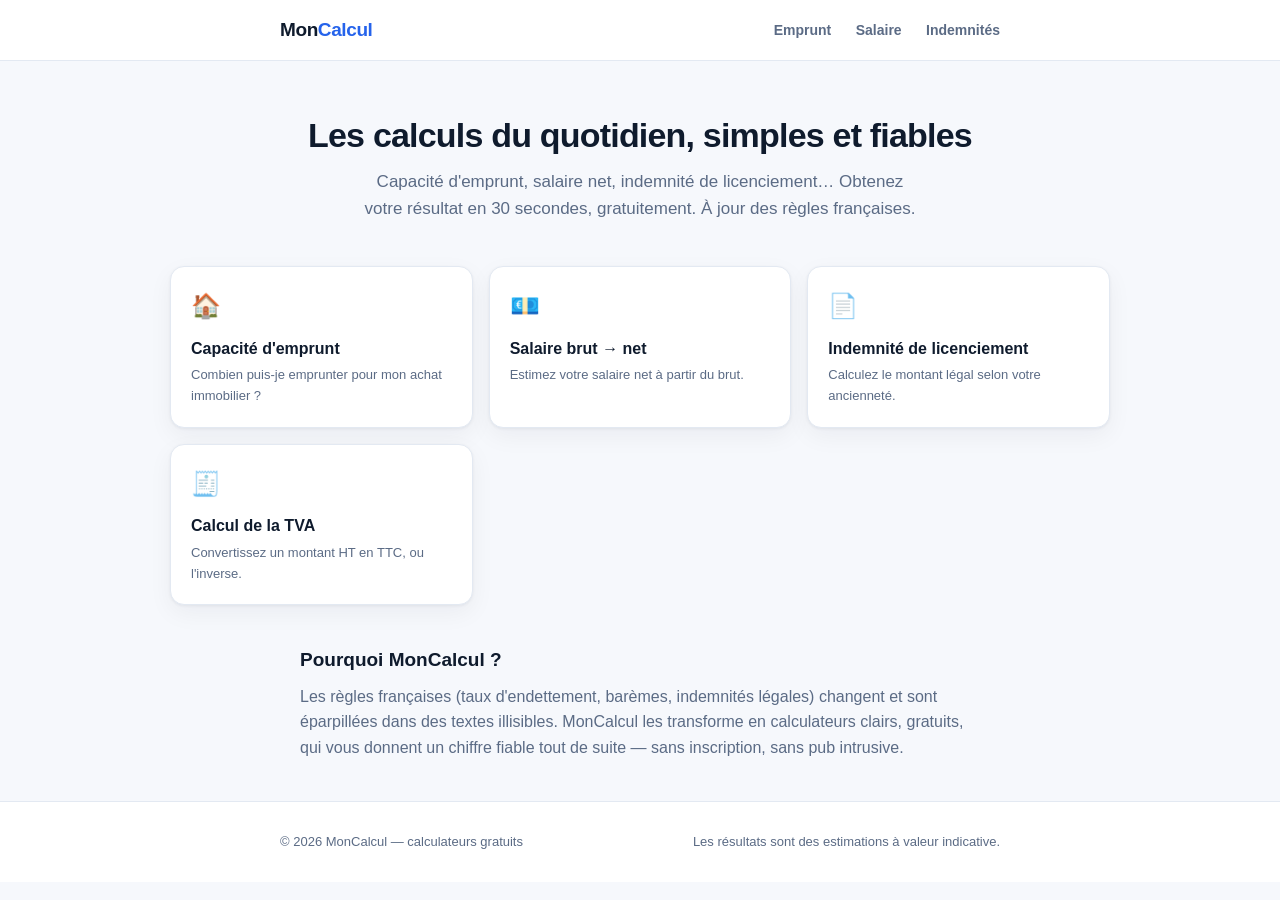
<file: index.html>
<!DOCTYPE html>
<html lang="fr">
<head>
<meta charset="UTF-8">
<meta name="viewport" content="width=device-width, initial-scale=1.0">
<title>MonCalcul — Calculateurs gratuits du quotidien (emprunt, salaire, indemnités)</title>
<meta name="description" content="Calculez en 30 secondes votre capacité d'emprunt, votre salaire net, votre indemnité de licenciement. Calculateurs gratuits, simples et à jour pour la France.">
<link rel="stylesheet" href="styles.css">
</head>
<body>

<nav class="nav"><div class="wrap">
  <a class="logo" href="index.html">Mon<span>Calcul</span></a>
  <div class="nav-links">
    <a href="capacite-emprunt.html">Emprunt</a>
    <a href="salaire-brut-net.html">Salaire</a>
    <a href="indemnite-licenciement.html">Indemnités</a>
  </div>
</div></nav>

<header class="hero"><div class="wrap">
  <h1>Les calculs du quotidien, simples et fiables</h1>
  <p>Capacité d'emprunt, salaire net, indemnité de licenciement… Obtenez votre résultat en 30 secondes, gratuitement. À jour des règles françaises.</p>
</div></header>

<main class="wrap wide">
  <div class="grid">
    <a class="tile" href="capacite-emprunt.html">
      <div class="ic">🏠</div>
      <h3>Capacité d'emprunt</h3>
      <p>Combien puis-je emprunter pour mon achat immobilier ?</p>
    </a>
    <a class="tile" href="salaire-brut-net.html">
      <div class="ic">💶</div>
      <h3>Salaire brut → net</h3>
      <p>Estimez votre salaire net à partir du brut.</p>
    </a>
    <a class="tile" href="indemnite-licenciement.html">
      <div class="ic">📄</div>
      <h3>Indemnité de licenciement</h3>
      <p>Calculez le montant légal selon votre ancienneté.</p>
    </a>
    <a class="tile" href="tva.html">
      <div class="ic">🧾</div>
      <h3>Calcul de la TVA</h3>
      <p>Convertissez un montant HT en TTC, ou l'inverse.</p>
    </a>
  </div>

  <section style="max-width:680px;margin:0 auto 30px">
    <h2 style="font-size:19px;font-weight:700;margin-bottom:8px">Pourquoi MonCalcul ?</h2>
    <p style="color:var(--mut)">Les règles françaises (taux d'endettement, barèmes, indemnités légales) changent et sont éparpillées dans des textes illisibles. MonCalcul les transforme en calculateurs clairs, gratuits, qui vous donnent un chiffre fiable tout de suite — sans inscription, sans pub intrusive.</p>
  </section>
</main>

<footer><div class="wrap">
  <div>© 2026 MonCalcul — calculateurs gratuits</div>
  <div>Les résultats sont des estimations à valeur indicative.</div>
</div></footer>

</body>
</html>
</file>
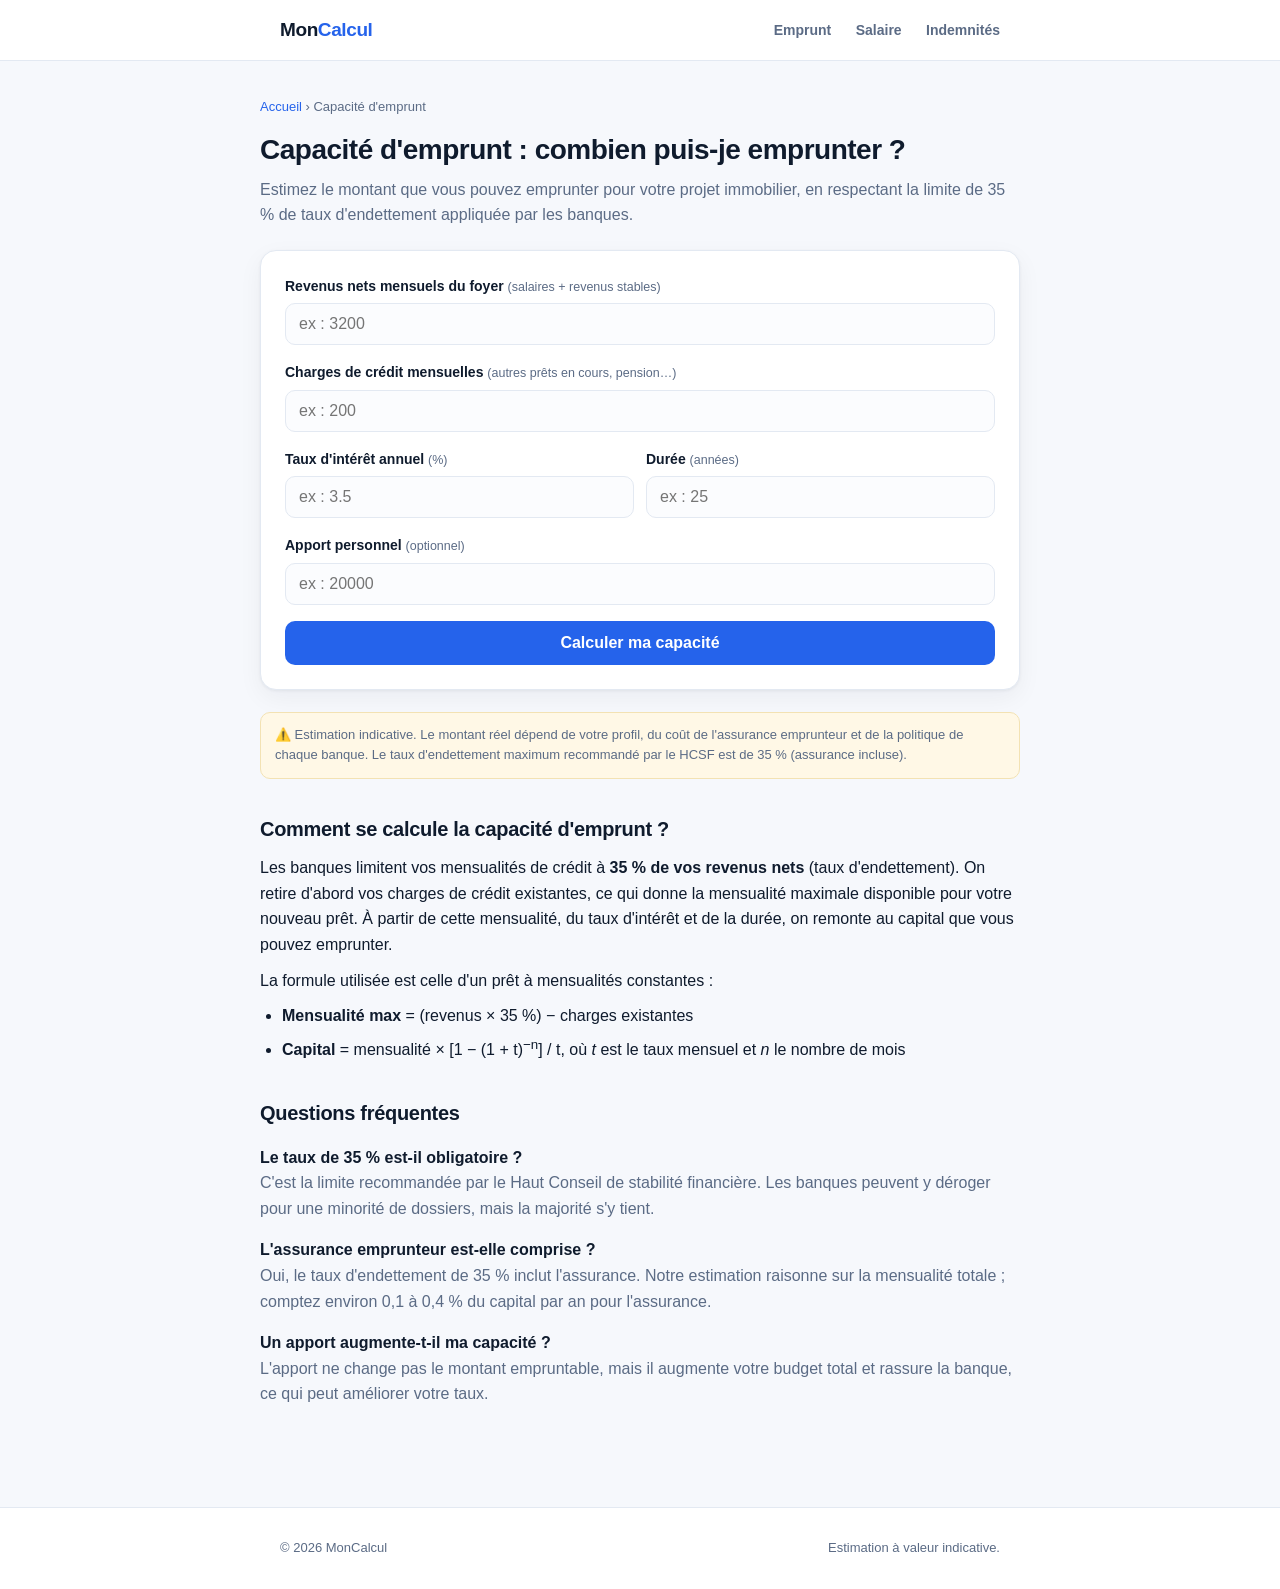
<file: capacite-emprunt.html>
<!DOCTYPE html>
<html lang="fr">
<head>
<meta charset="UTF-8">
<meta name="viewport" content="width=device-width, initial-scale=1.0">
<title>Calcul de capacité d'emprunt 2026 — Combien puis-je emprunter ? | MonCalcul</title>
<meta name="description" content="Calculez gratuitement votre capacité d'emprunt immobilier en 2026 : montant empruntable selon vos revenus, vos charges et le taux d'endettement de 35 %.">
<link rel="stylesheet" href="styles.css">
</head>
<body>

<nav class="nav"><div class="wrap">
  <a class="logo" href="index.html">Mon<span>Calcul</span></a>
  <div class="nav-links">
    <a href="capacite-emprunt.html">Emprunt</a>
    <a href="salaire-brut-net.html">Salaire</a>
    <a href="indemnite-licenciement.html">Indemnités</a>
  </div>
</div></nav>

<main class="wrap page">
  <div class="crumb"><a href="index.html">Accueil</a> › Capacité d'emprunt</div>
  <h1>Capacité d'emprunt : combien puis-je emprunter ?</h1>
  <p class="lead">Estimez le montant que vous pouvez emprunter pour votre projet immobilier, en respectant la limite de 35 % de taux d'endettement appliquée par les banques.</p>

  <div class="calc">
    <div class="field">
      <label>Revenus nets mensuels du foyer <span class="hint">(salaires + revenus stables)</span></label>
      <input type="number" id="rev" placeholder="ex : 3200" inputmode="numeric">
    </div>
    <div class="field">
      <label>Charges de crédit mensuelles <span class="hint">(autres prêts en cours, pension…)</span></label>
      <input type="number" id="charges" placeholder="ex : 200" inputmode="numeric">
    </div>
    <div class="inline">
      <div class="field">
        <label>Taux d'intérêt annuel <span class="hint">(%)</span></label>
        <input type="number" id="taux" placeholder="ex : 3.5" step="0.01" inputmode="decimal">
      </div>
      <div class="field">
        <label>Durée <span class="hint">(années)</span></label>
        <input type="number" id="duree" placeholder="ex : 25" inputmode="numeric">
      </div>
    </div>
    <div class="field">
      <label>Apport personnel <span class="hint">(optionnel)</span></label>
      <input type="number" id="apport" placeholder="ex : 20000" inputmode="numeric">
    </div>
    <button class="btn" onclick="calc()">Calculer ma capacité</button>

    <div class="result" id="res">
      <div class="lbl">Vous pouvez emprunter environ</div>
      <div class="big" id="capital">—</div>
      <div class="row"><span>Mensualité maximale (assurance comprise)</span><b id="mens">—</b></div>
      <div class="row"><span>Budget total avec apport</span><b id="total">—</b></div>
    </div>
  </div>

  <div class="note">⚠️ Estimation indicative. Le montant réel dépend de votre profil, du coût de l'assurance emprunteur et de la politique de chaque banque. Le taux d'endettement maximum recommandé par le HCSF est de 35 % (assurance incluse).</div>

  <h2>Comment se calcule la capacité d'emprunt ?</h2>
  <p>Les banques limitent vos mensualités de crédit à <strong>35 % de vos revenus nets</strong> (taux d'endettement). On retire d'abord vos charges de crédit existantes, ce qui donne la mensualité maximale disponible pour votre nouveau prêt. À partir de cette mensualité, du taux d'intérêt et de la durée, on remonte au capital que vous pouvez emprunter.</p>
  <p>La formule utilisée est celle d'un prêt à mensualités constantes :</p>
  <ul>
    <li><strong>Mensualité max</strong> = (revenus × 35 %) − charges existantes</li>
    <li><strong>Capital</strong> = mensualité × [1 − (1 + t)<sup>−n</sup>] / t, où <em>t</em> est le taux mensuel et <em>n</em> le nombre de mois</li>
  </ul>

  <h2>Questions fréquentes</h2>
  <dl class="faq">
    <dt>Le taux de 35 % est-il obligatoire ?</dt>
    <dd>C'est la limite recommandée par le Haut Conseil de stabilité financière. Les banques peuvent y déroger pour une minorité de dossiers, mais la majorité s'y tient.</dd>
    <dt>L'assurance emprunteur est-elle comprise ?</dt>
    <dd>Oui, le taux d'endettement de 35 % inclut l'assurance. Notre estimation raisonne sur la mensualité totale ; comptez environ 0,1 à 0,4 % du capital par an pour l'assurance.</dd>
    <dt>Un apport augmente-t-il ma capacité ?</dt>
    <dd>L'apport ne change pas le montant empruntable, mais il augmente votre budget total et rassure la banque, ce qui peut améliorer votre taux.</dd>
  </dl>
</main>

<footer><div class="wrap">
  <div>© 2026 MonCalcul</div>
  <div>Estimation à valeur indicative.</div>
</div></footer>

<script>
function eur(n){return n.toLocaleString('fr-FR',{maximumFractionDigits:0})+' €';}
function calc(){
  var rev=parseFloat(document.getElementById('rev').value)||0;
  var charges=parseFloat(document.getElementById('charges').value)||0;
  var taux=parseFloat(document.getElementById('taux').value)||0;
  var duree=parseFloat(document.getElementById('duree').value)||0;
  var apport=parseFloat(document.getElementById('apport').value)||0;
  if(rev<=0||taux<=0||duree<=0){alert('Renseignez au moins vos revenus, le taux et la durée.');return;}
  var mens=rev*0.35-charges;
  if(mens<=0){alert("Vos charges actuelles dépassent déjà 35 % de vos revenus.");return;}
  var t=taux/100/12, n=duree*12;
  var capital=mens*(1-Math.pow(1+t,-n))/t;
  document.getElementById('capital').textContent=eur(capital);
  document.getElementById('mens').textContent=eur(mens);
  document.getElementById('total').textContent=eur(capital+apport);
  document.getElementById('res').classList.add('show');
}
</script>
</body>
</html>
</file>
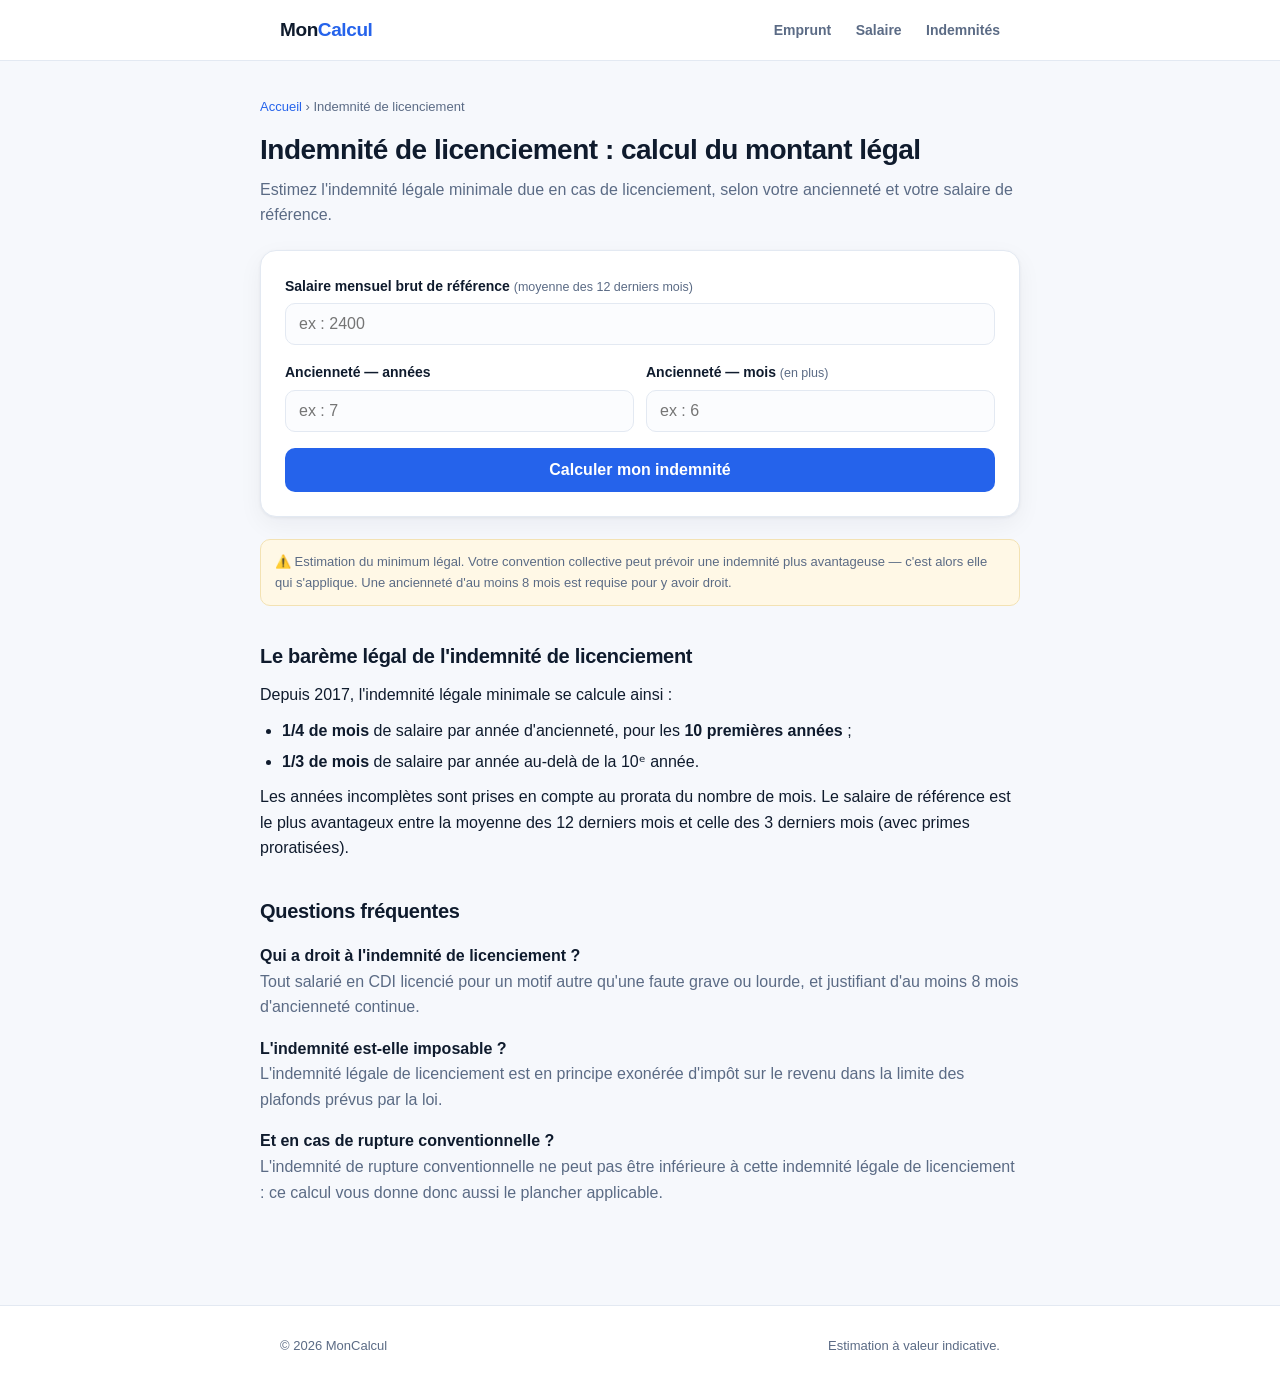
<file: indemnite-licenciement.html>
<!DOCTYPE html>
<html lang="fr">
<head>
<meta charset="UTF-8">
<meta name="viewport" content="width=device-width, initial-scale=1.0">
<title>Calcul de l'indemnité de licenciement 2026 — Montant légal | MonCalcul</title>
<meta name="description" content="Calculez gratuitement votre indemnité légale de licenciement en 2026 selon votre ancienneté et votre salaire de référence. Barème légal expliqué.">
<link rel="stylesheet" href="styles.css">
</head>
<body>

<nav class="nav"><div class="wrap">
  <a class="logo" href="index.html">Mon<span>Calcul</span></a>
  <div class="nav-links">
    <a href="capacite-emprunt.html">Emprunt</a>
    <a href="salaire-brut-net.html">Salaire</a>
    <a href="indemnite-licenciement.html">Indemnités</a>
  </div>
</div></nav>

<main class="wrap page">
  <div class="crumb"><a href="index.html">Accueil</a> › Indemnité de licenciement</div>
  <h1>Indemnité de licenciement : calcul du montant légal</h1>
  <p class="lead">Estimez l'indemnité légale minimale due en cas de licenciement, selon votre ancienneté et votre salaire de référence.</p>

  <div class="calc">
    <div class="field">
      <label>Salaire mensuel brut de référence <span class="hint">(moyenne des 12 derniers mois)</span></label>
      <input type="number" id="salaire" placeholder="ex : 2400" inputmode="numeric">
    </div>
    <div class="inline">
      <div class="field">
        <label>Ancienneté — années</label>
        <input type="number" id="annees" placeholder="ex : 7" inputmode="numeric">
      </div>
      <div class="field">
        <label>Ancienneté — mois <span class="hint">(en plus)</span></label>
        <input type="number" id="mois" placeholder="ex : 6" inputmode="numeric">
      </div>
    </div>
    <button class="btn" onclick="calc()">Calculer mon indemnité</button>

    <div class="result" id="res">
      <div class="lbl">Indemnité légale minimale estimée</div>
      <div class="big" id="montant">—</div>
      <div class="row"><span>Ancienneté prise en compte</span><b id="anc">—</b></div>
      <div class="row"><span>Dont au-delà de 10 ans</span><b id="au10">—</b></div>
    </div>
  </div>

  <div class="note">⚠️ Estimation du minimum légal. Votre convention collective peut prévoir une indemnité plus avantageuse — c'est alors elle qui s'applique. Une ancienneté d'au moins 8 mois est requise pour y avoir droit.</div>

  <h2>Le barème légal de l'indemnité de licenciement</h2>
  <p>Depuis 2017, l'indemnité légale minimale se calcule ainsi :</p>
  <ul>
    <li><strong>1/4 de mois</strong> de salaire par année d'ancienneté, pour les <strong>10 premières années</strong> ;</li>
    <li><strong>1/3 de mois</strong> de salaire par année au-delà de la 10ᵉ année.</li>
  </ul>
  <p>Les années incomplètes sont prises en compte au prorata du nombre de mois. Le salaire de référence est le plus avantageux entre la moyenne des 12 derniers mois et celle des 3 derniers mois (avec primes proratisées).</p>

  <h2>Questions fréquentes</h2>
  <dl class="faq">
    <dt>Qui a droit à l'indemnité de licenciement ?</dt>
    <dd>Tout salarié en CDI licencié pour un motif autre qu'une faute grave ou lourde, et justifiant d'au moins 8 mois d'ancienneté continue.</dd>
    <dt>L'indemnité est-elle imposable ?</dt>
    <dd>L'indemnité légale de licenciement est en principe exonérée d'impôt sur le revenu dans la limite des plafonds prévus par la loi.</dd>
    <dt>Et en cas de rupture conventionnelle ?</dt>
    <dd>L'indemnité de rupture conventionnelle ne peut pas être inférieure à cette indemnité légale de licenciement : ce calcul vous donne donc aussi le plancher applicable.</dd>
  </dl>
</main>

<footer><div class="wrap">
  <div>© 2026 MonCalcul</div>
  <div>Estimation à valeur indicative.</div>
</div></footer>

<script>
function eur(n){return n.toLocaleString('fr-FR',{maximumFractionDigits:0,minimumFractionDigits:0})+' €';}
function calc(){
  var sal=parseFloat(document.getElementById('salaire').value)||0;
  var an=parseFloat(document.getElementById('annees').value)||0;
  var mo=parseFloat(document.getElementById('mois').value)||0;
  if(sal<=0||(an<=0&&mo<=0)){alert('Renseignez votre salaire et votre ancienneté.');return;}
  var anc=an+mo/12;
  var premiere=Math.min(anc,10);
  var apres=Math.max(anc-10,0);
  var montant=(sal/4)*premiere+(sal/3)*apres;
  document.getElementById('montant').textContent=eur(montant);
  document.getElementById('anc').textContent=anc.toLocaleString('fr-FR',{maximumFractionDigits:1})+' ans';
  document.getElementById('au10').textContent=apres>0?apres.toLocaleString('fr-FR',{maximumFractionDigits:1})+' ans':'—';
  document.getElementById('res').classList.add('show');
}
</script>
</body>
</html>
</file>
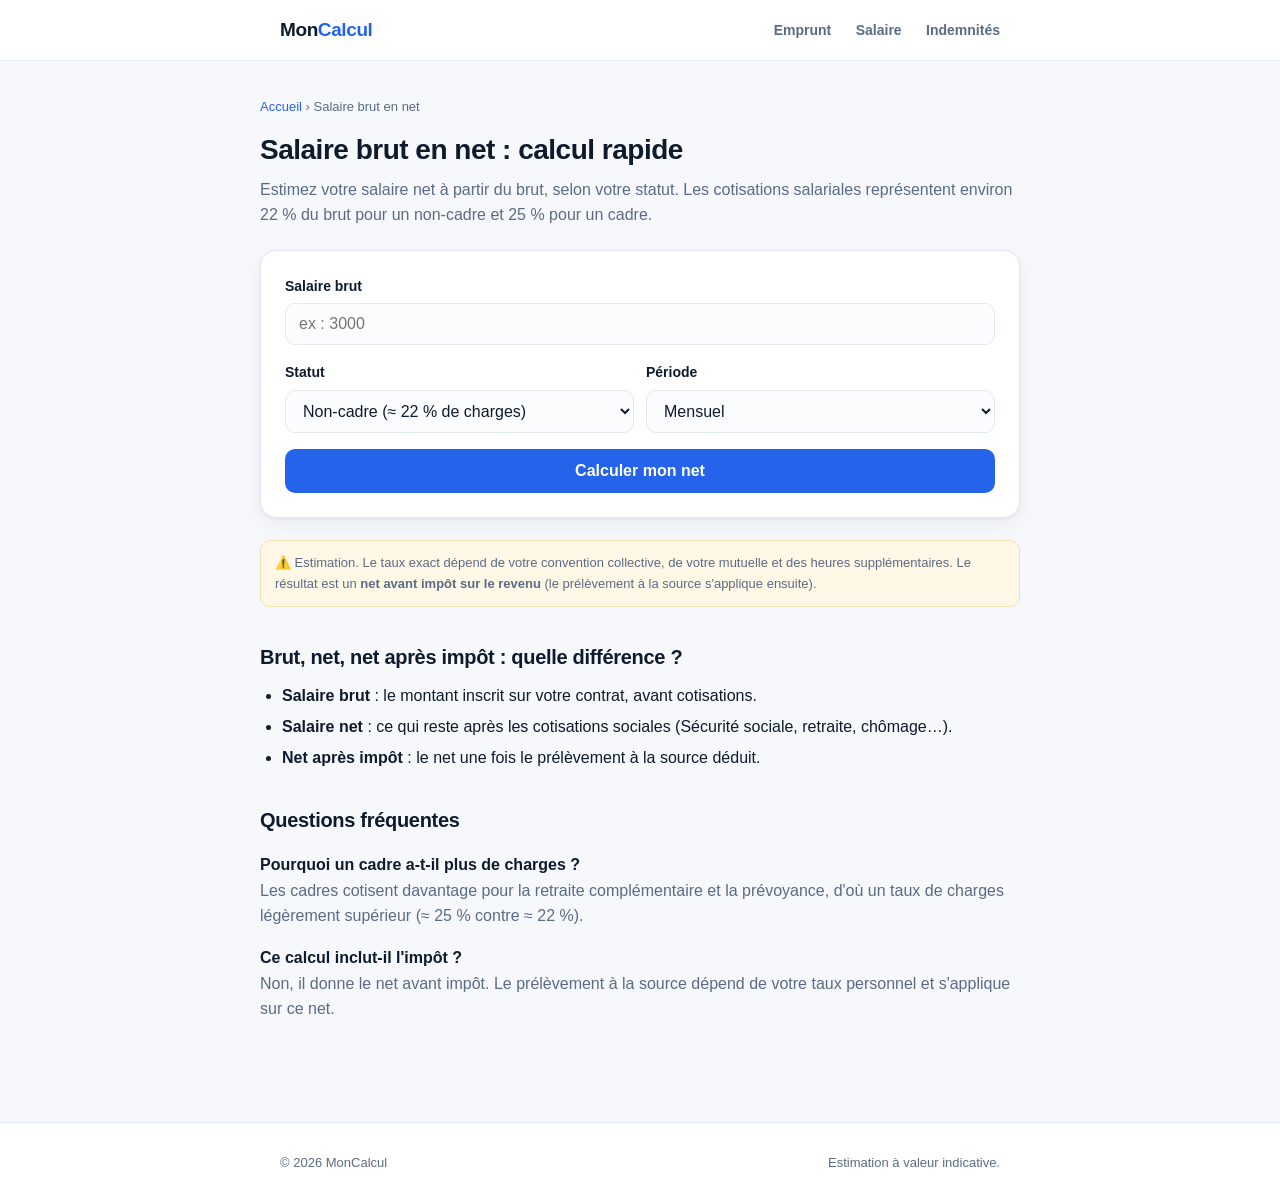
<file: salaire-brut-net.html>
<!DOCTYPE html>
<html lang="fr">
<head>
<meta charset="UTF-8">
<meta name="viewport" content="width=device-width, initial-scale=1.0">
<title>Salaire brut en net 2026 — Calcul rapide et gratuit | MonCalcul</title>
<meta name="description" content="Convertissez votre salaire brut en net en 2026 : estimation pour les statuts non-cadre et cadre, mensuel et annuel. Calcul gratuit et instantané.">
<link rel="stylesheet" href="styles.css">
</head>
<body>

<nav class="nav"><div class="wrap">
  <a class="logo" href="index.html">Mon<span>Calcul</span></a>
  <div class="nav-links">
    <a href="capacite-emprunt.html">Emprunt</a>
    <a href="salaire-brut-net.html">Salaire</a>
    <a href="indemnite-licenciement.html">Indemnités</a>
  </div>
</div></nav>

<main class="wrap page">
  <div class="crumb"><a href="index.html">Accueil</a> › Salaire brut en net</div>
  <h1>Salaire brut en net : calcul rapide</h1>
  <p class="lead">Estimez votre salaire net à partir du brut, selon votre statut. Les cotisations salariales représentent environ 22 % du brut pour un non-cadre et 25 % pour un cadre.</p>

  <div class="calc">
    <div class="field">
      <label>Salaire brut</label>
      <input type="number" id="brut" placeholder="ex : 3000" inputmode="numeric">
    </div>
    <div class="inline">
      <div class="field">
        <label>Statut</label>
        <select id="statut">
          <option value="0.22">Non-cadre (≈ 22 % de charges)</option>
          <option value="0.25">Cadre (≈ 25 % de charges)</option>
        </select>
      </div>
      <div class="field">
        <label>Période</label>
        <select id="periode">
          <option value="1">Mensuel</option>
          <option value="12">Annuel</option>
        </select>
      </div>
    </div>
    <button class="btn" onclick="calc()">Calculer mon net</button>

    <div class="result" id="res">
      <div class="lbl">Salaire net estimé (avant impôt sur le revenu)</div>
      <div class="big" id="net">—</div>
      <div class="row"><span>Charges salariales</span><b id="cot">—</b></div>
      <div class="row"><span>Soit un net mensuel d'environ</span><b id="mensuel">—</b></div>
    </div>
  </div>

  <div class="note">⚠️ Estimation. Le taux exact dépend de votre convention collective, de votre mutuelle et des heures supplémentaires. Le résultat est un <strong>net avant impôt sur le revenu</strong> (le prélèvement à la source s'applique ensuite).</div>

  <h2>Brut, net, net après impôt : quelle différence ?</h2>
  <ul>
    <li><strong>Salaire brut</strong> : le montant inscrit sur votre contrat, avant cotisations.</li>
    <li><strong>Salaire net</strong> : ce qui reste après les cotisations sociales (Sécurité sociale, retraite, chômage…).</li>
    <li><strong>Net après impôt</strong> : le net une fois le prélèvement à la source déduit.</li>
  </ul>

  <h2>Questions fréquentes</h2>
  <dl class="faq">
    <dt>Pourquoi un cadre a-t-il plus de charges ?</dt>
    <dd>Les cadres cotisent davantage pour la retraite complémentaire et la prévoyance, d'où un taux de charges légèrement supérieur (≈ 25 % contre ≈ 22 %).</dd>
    <dt>Ce calcul inclut-il l'impôt ?</dt>
    <dd>Non, il donne le net avant impôt. Le prélèvement à la source dépend de votre taux personnel et s'applique sur ce net.</dd>
  </dl>
</main>

<footer><div class="wrap">
  <div>© 2026 MonCalcul</div>
  <div>Estimation à valeur indicative.</div>
</div></footer>

<script>
function eur(n){return n.toLocaleString('fr-FR',{maximumFractionDigits:0})+' €';}
function calc(){
  var brut=parseFloat(document.getElementById('brut').value)||0;
  var taux=parseFloat(document.getElementById('statut').value);
  var per=parseFloat(document.getElementById('periode').value);
  if(brut<=0){alert('Renseignez votre salaire brut.');return;}
  var net=brut*(1-taux);
  var cot=brut*taux;
  document.getElementById('net').textContent=eur(net);
  document.getElementById('cot').textContent=eur(cot);
  document.getElementById('mensuel').textContent=eur(net/per);
  document.getElementById('res').classList.add('show');
}
</script>
</body>
</html>
</file>
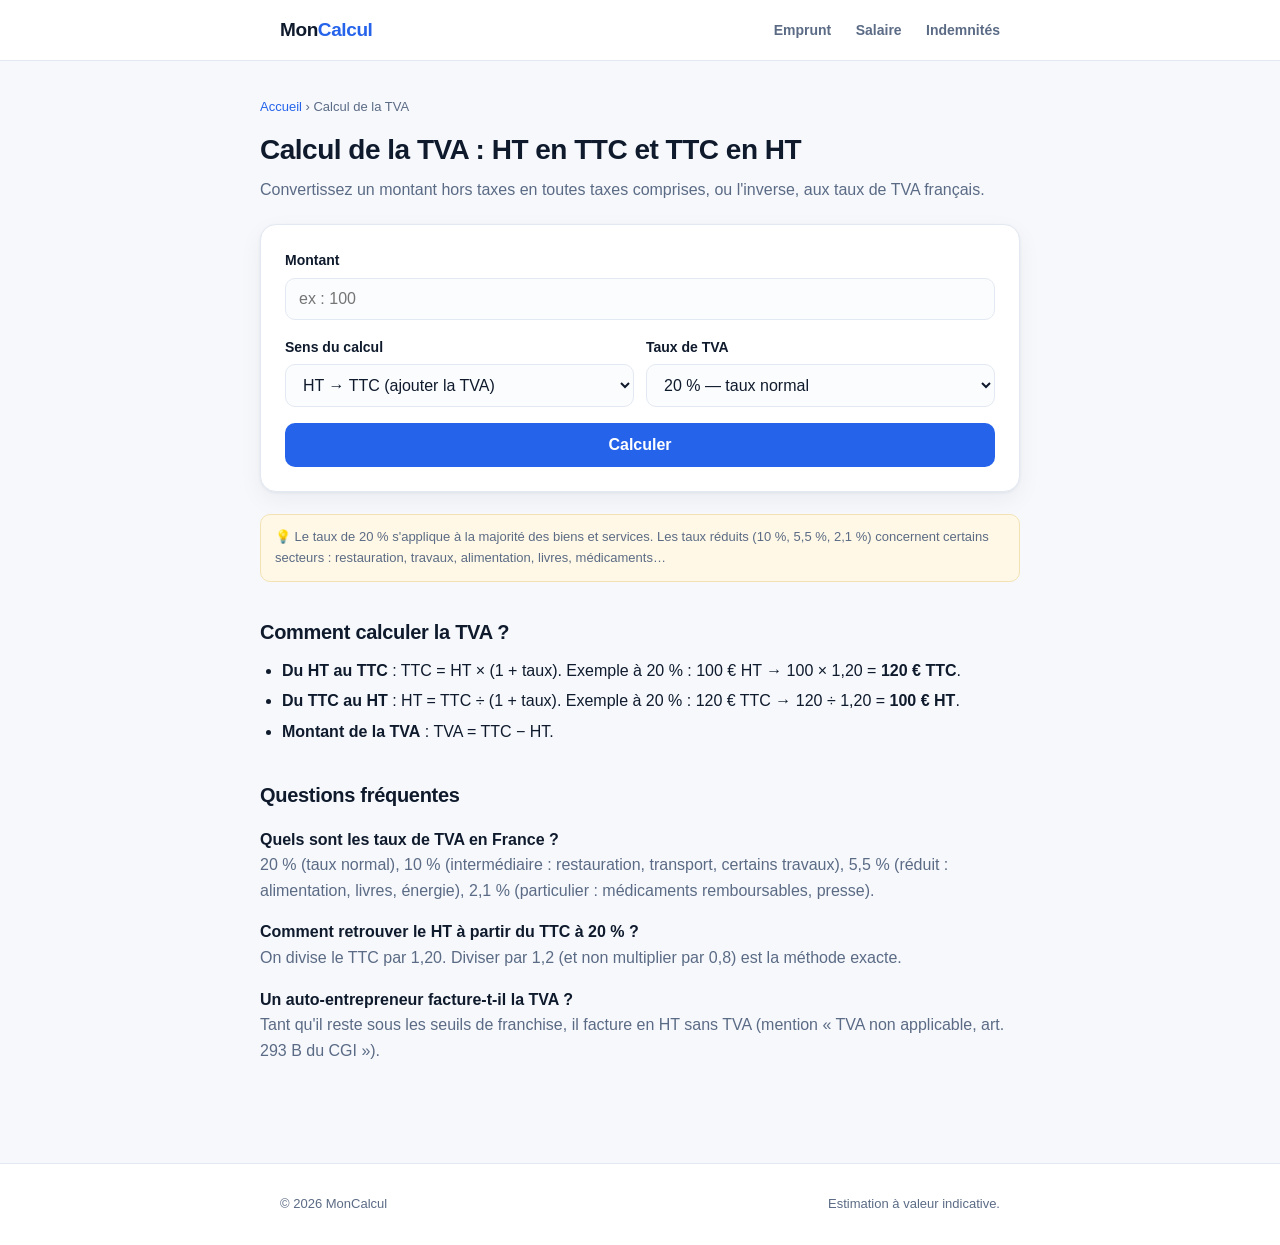
<file: tva.html>
<!DOCTYPE html>
<html lang="fr">
<head>
<meta charset="UTF-8">
<meta name="viewport" content="width=device-width, initial-scale=1.0">
<title>Calcul de la TVA 2026 — Convertir HT en TTC (et l'inverse) | MonCalcul</title>
<meta name="description" content="Calculez la TVA gratuitement : passez du HT au TTC ou du TTC au HT en un clic, aux taux français de 20 %, 10 %, 5,5 % et 2,1 %.">
<link rel="stylesheet" href="styles.css">
</head>
<body>

<nav class="nav"><div class="wrap">
  <a class="logo" href="index.html">Mon<span>Calcul</span></a>
  <div class="nav-links">
    <a href="capacite-emprunt.html">Emprunt</a>
    <a href="salaire-brut-net.html">Salaire</a>
    <a href="indemnite-licenciement.html">Indemnités</a>
  </div>
</div></nav>

<main class="wrap page">
  <div class="crumb"><a href="index.html">Accueil</a> › Calcul de la TVA</div>
  <h1>Calcul de la TVA : HT en TTC et TTC en HT</h1>
  <p class="lead">Convertissez un montant hors taxes en toutes taxes comprises, ou l'inverse, aux taux de TVA français.</p>

  <div class="calc">
    <div class="field">
      <label>Montant</label>
      <input type="number" id="montant" placeholder="ex : 100" step="0.01" inputmode="decimal">
    </div>
    <div class="inline">
      <div class="field">
        <label>Sens du calcul</label>
        <select id="sens">
          <option value="htttc">HT → TTC (ajouter la TVA)</option>
          <option value="ttcht">TTC → HT (retirer la TVA)</option>
        </select>
      </div>
      <div class="field">
        <label>Taux de TVA</label>
        <select id="taux">
          <option value="0.20">20 % — taux normal</option>
          <option value="0.10">10 % — intermédiaire</option>
          <option value="0.055">5,5 % — réduit</option>
          <option value="0.021">2,1 % — particulier</option>
        </select>
      </div>
    </div>
    <button class="btn" onclick="calc()">Calculer</button>

    <div class="result" id="res">
      <div class="lbl" id="lbl">Résultat</div>
      <div class="big" id="principal">—</div>
      <div class="row"><span>Montant HT</span><b id="ht">—</b></div>
      <div class="row"><span>Montant de la TVA</span><b id="tva">—</b></div>
      <div class="row"><span>Montant TTC</span><b id="ttc">—</b></div>
    </div>
  </div>

  <div class="note">💡 Le taux de 20 % s'applique à la majorité des biens et services. Les taux réduits (10 %, 5,5 %, 2,1 %) concernent certains secteurs : restauration, travaux, alimentation, livres, médicaments…</div>

  <h2>Comment calculer la TVA ?</h2>
  <ul>
    <li><strong>Du HT au TTC</strong> : TTC = HT × (1 + taux). Exemple à 20 % : 100 € HT → 100 × 1,20 = <strong>120 € TTC</strong>.</li>
    <li><strong>Du TTC au HT</strong> : HT = TTC ÷ (1 + taux). Exemple à 20 % : 120 € TTC → 120 ÷ 1,20 = <strong>100 € HT</strong>.</li>
    <li><strong>Montant de la TVA</strong> : TVA = TTC − HT.</li>
  </ul>

  <h2>Questions fréquentes</h2>
  <dl class="faq">
    <dt>Quels sont les taux de TVA en France ?</dt>
    <dd>20 % (taux normal), 10 % (intermédiaire : restauration, transport, certains travaux), 5,5 % (réduit : alimentation, livres, énergie), 2,1 % (particulier : médicaments remboursables, presse).</dd>
    <dt>Comment retrouver le HT à partir du TTC à 20 % ?</dt>
    <dd>On divise le TTC par 1,20. Diviser par 1,2 (et non multiplier par 0,8) est la méthode exacte.</dd>
    <dt>Un auto-entrepreneur facture-t-il la TVA ?</dt>
    <dd>Tant qu'il reste sous les seuils de franchise, il facture en HT sans TVA (mention « TVA non applicable, art. 293 B du CGI »).</dd>
  </dl>
</main>

<footer><div class="wrap">
  <div>© 2026 MonCalcul</div>
  <div>Estimation à valeur indicative.</div>
</div></footer>

<script>
function eur(n){return n.toLocaleString('fr-FR',{minimumFractionDigits:2,maximumFractionDigits:2})+' €';}
function calc(){
  var m=parseFloat(document.getElementById('montant').value)||0;
  var sens=document.getElementById('sens').value;
  var t=parseFloat(document.getElementById('taux').value);
  if(m<=0){alert('Renseignez un montant.');return;}
  var ht,ttc;
  if(sens==='htttc'){ ht=m; ttc=m*(1+t); document.getElementById('lbl').textContent='Montant TTC'; }
  else { ttc=m; ht=m/(1+t); document.getElementById('lbl').textContent='Montant HT'; }
  var tva=ttc-ht;
  document.getElementById('principal').textContent=eur(sens==='htttc'?ttc:ht);
  document.getElementById('ht').textContent=eur(ht);
  document.getElementById('tva').textContent=eur(tva);
  document.getElementById('ttc').textContent=eur(ttc);
  document.getElementById('res').classList.add('show');
}
</script>
</body>
</html>
</file>
<file: styles.css>
/* MonCalcul — feuille de style partagée */
:root{
  --bg:#f6f8fc; --card:#ffffff; --ink:#0f1b2d; --mut:#5b6b85; --line:#e3e9f2;
  --brand:#2563eb; --brand-d:#1d4ed8; --ok:#16a34a; --soft:#eef3fd;
  --shadow:0 1px 3px rgba(15,27,45,.06),0 8px 24px rgba(15,27,45,.05);
}
*{box-sizing:border-box;margin:0;padding:0}
body{font-family:-apple-system,BlinkMacSystemFont,"Segoe UI",Roboto,Helvetica,Arial,sans-serif;
  background:var(--bg);color:var(--ink);line-height:1.6;-webkit-font-smoothing:antialiased}
a{color:var(--brand);text-decoration:none}
a:hover{text-decoration:underline}
.wrap{max-width:760px;margin:0 auto;padding:0 20px}
.wide{max-width:980px}

/* Header */
.nav{background:var(--card);border-bottom:1px solid var(--line);position:sticky;top:0;z-index:10}
.nav .wrap{display:flex;align-items:center;justify-content:space-between;height:60px}
.logo{font-weight:800;font-size:19px;letter-spacing:-.4px;color:var(--ink)}
.logo span{color:var(--brand)}
.nav-links a{color:var(--mut);font-size:14px;font-weight:600;margin-left:20px}
.nav-links a:hover{color:var(--brand)}

/* Hero */
.hero{text-align:center;padding:54px 0 36px}
.hero h1{font-size:34px;font-weight:800;letter-spacing:-.8px;line-height:1.2}
.hero p{color:var(--mut);font-size:17px;margin-top:12px;max-width:560px;margin-left:auto;margin-right:auto}

/* Cards grid */
.grid{display:grid;grid-template-columns:repeat(auto-fill,minmax(240px,1fr));gap:16px;margin:8px 0 40px}
.tile{display:block;background:var(--card);border:1px solid var(--line);border-radius:14px;padding:20px;box-shadow:var(--shadow);transition:.15s}
.tile:hover{transform:translateY(-3px);border-color:#cdd9ee;text-decoration:none}
.tile .ic{font-size:24px}
.tile h3{font-size:16px;margin:10px 0 4px;color:var(--ink)}
.tile p{font-size:13px;color:var(--mut)}

/* Article / calculator page */
.page{padding:36px 0 60px}
.crumb{font-size:13px;color:var(--mut);margin-bottom:14px}
.page h1{font-size:28px;font-weight:800;letter-spacing:-.5px;line-height:1.25}
.lead{font-size:16px;color:var(--mut);margin:12px 0 8px}
.page h2{font-size:20px;font-weight:700;margin:34px 0 10px;letter-spacing:-.3px}
.page p{margin:10px 0}
.page ul{margin:10px 0 10px 22px}
.page li{margin:5px 0}

/* Calculator box */
.calc{background:var(--card);border:1px solid var(--line);border-radius:16px;padding:24px;box-shadow:var(--shadow);margin:22px 0}
.field{margin-bottom:16px}
.field label{display:block;font-size:14px;font-weight:600;margin-bottom:6px}
.field .hint{font-weight:400;color:var(--mut);font-size:12.5px}
.field input,.field select{width:100%;padding:11px 13px;font-size:16px;border:1px solid var(--line);border-radius:10px;background:#fbfcfe;color:var(--ink)}
.field input:focus,.field select:focus{outline:none;border-color:var(--brand);background:#fff}
.inline{display:flex;gap:12px}
.inline .field{flex:1}
.btn{display:inline-block;width:100%;background:var(--brand);color:#fff;font-size:16px;font-weight:700;border:none;
  border-radius:10px;padding:13px;cursor:pointer;transition:.15s}
.btn:hover{background:var(--brand-d)}
.result{margin-top:20px;background:var(--soft);border:1px solid #d6e2fb;border-radius:12px;padding:20px;display:none}
.result.show{display:block;animation:fade .25s ease}
@keyframes fade{from{opacity:0;transform:translateY(6px)}to{opacity:1}}
.result .big{font-size:30px;font-weight:800;color:var(--brand-d);letter-spacing:-.5px}
.result .lbl{font-size:13px;color:var(--mut);text-transform:uppercase;letter-spacing:.4px}
.result .row{display:flex;justify-content:space-between;padding:7px 0;border-top:1px solid #d6e2fb;font-size:14px;margin-top:6px}
.result .row b{font-weight:700}

.note{font-size:13px;color:var(--mut);background:#fff8e6;border:1px solid #f3e2b3;border-radius:10px;padding:12px 14px;margin:18px 0}
.faq dt{font-weight:700;margin-top:16px}
.faq dd{color:var(--mut);margin-left:0}

footer{border-top:1px solid var(--line);background:var(--card);margin-top:40px;padding:30px 0;color:var(--mut);font-size:13px}
footer .wrap{display:flex;justify-content:space-between;flex-wrap:wrap;gap:10px}
footer a{color:var(--mut)}
</file>
